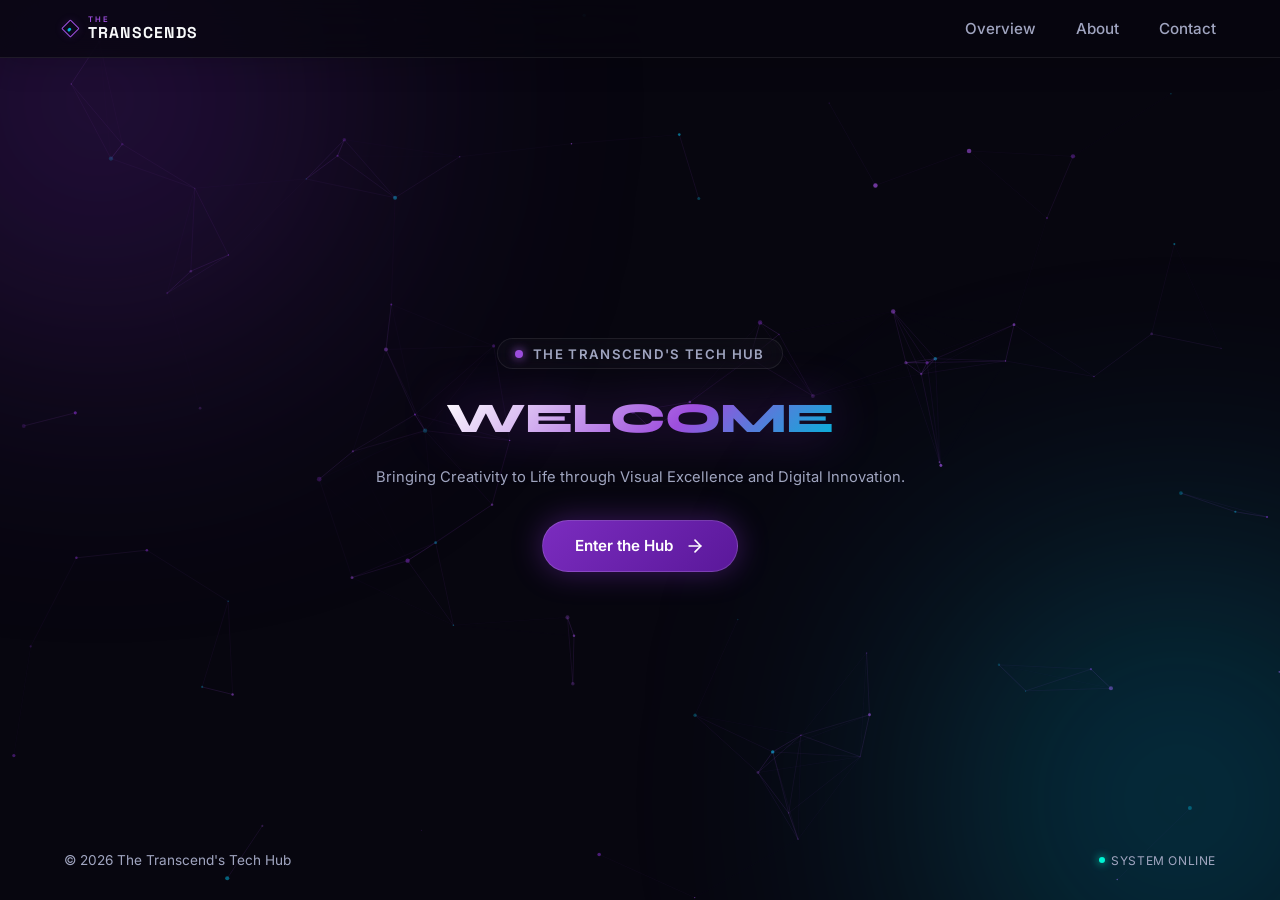
<file: index.html>
<!DOCTYPE html>
<html lang="en">
<head>
  <meta charset="UTF-8">
  <meta name="viewport" content="width=device-width, initial-scale=1.0">
  <title>The Transcends Tech Hub | Where creativity meets Technology</title>
  
  <!-- Google Fonts: Syne for futuristic display, Inter for clean body typography -->
  <link rel="preconnect" href="https://fonts.googleapis.com">
  <link rel="preconnect" href="https://fonts.gstatic.com" crossorigin>
  <link href="https://fonts.googleapis.com/css2?family=Inter:wght@300;400;500;600&family=Space+Grotesk:wght@500;600;700&family=Syne:wght@700;800&display=swap" rel="stylesheet">
  
  <!-- External CSS Link -->
  <link rel="stylesheet" href="general-styles.css">
  <link rel="stylesheet" href="index.css">
</head>
<body>

  <!-- Dynamic Particle Canvas Background -->
  <canvas id="bg-canvas"></canvas>

  <!-- Ambient Glow Orbs -->
  <div class="ambient-glow glow-top-left"></div>
  <div class="ambient-glow glow-bottom-right"></div>

  <!-- Main Grid Layout Container -->
  <div class="page-container">

    <!-- Header / Navigation -->
    <header class="main-header">
      <a href="#" class="brand-logo">
        <span class="logo-mark" aria-hidden="true">❖</span>
        <span class="logo-wordmark"><span class="logo-prefix">THE</span><span class="logo-text">TRANSCENDS</span></span>
      </a>

      <nav class="nav-links" id="nav-menu">
        <a href="#overview" class="nav-item">Overview</a>
        <a href="#about" class="nav-item">About</a>
        <a href="#contact" class="nav-item">Contact</a>
      </nav>

      <button class="hamburger-toggle" id="hamburger-btn" type="button" aria-label="Open navigation menu" aria-controls="nav-menu" aria-expanded="false">
        <span class="bar"></span>
        <span class="bar"></span>
        <span class="bar"></span>
      </button>
    </header>

    <!-- Hero / Welcome Experience -->
    <main class="hero-section">
      <div class="badge-container reveal">
        <span class="status-dot"></span>
        <span class="badge-text">  The Transcend's Tech Hub</span>
      </div>

      <h1 class="hero-title reveal reveal-delay-1">
       <span class="gradient-text">WELCOME</span><br>
       
      </h1>

      <p class="hero-description reveal reveal-delay-2">
       Bringing Creativity to Life through Visual Excellence and Digital Innovation.
      </p>

      <div class="cta-wrapper reveal reveal-delay-2">
        <a href="loader.html" class="btn-primary" id="enter-hub-btn">
          <span>Enter the Hub</span>
          <svg class="arrow-icon" viewBox="0 0 24 24" fill="none" stroke="currentColor" stroke-width="2" stroke-linecap="round" stroke-linejoin="round">
            <line x1="5" y1="12" x2="19" y2="12"></line>
            <polyline points="12 5 19 12 12 19"></polyline>
          </svg>
        </a>
      </div>
    </main>

    <!-- Footer Meta -->
    <footer class="main-footer">
      <div class="footer-left">
        <span>© 2026 The Transcend's Tech Hub</span>
      </div>
      <div class="footer-right">
        <span class="status-tag">System Online</span>
      </div>
    </footer>

  </div>

  <!-- External JavaScript Link -->
  <script src="general.js"></script>
  <script src="index.js"></script>
</body>
</html>
</file>
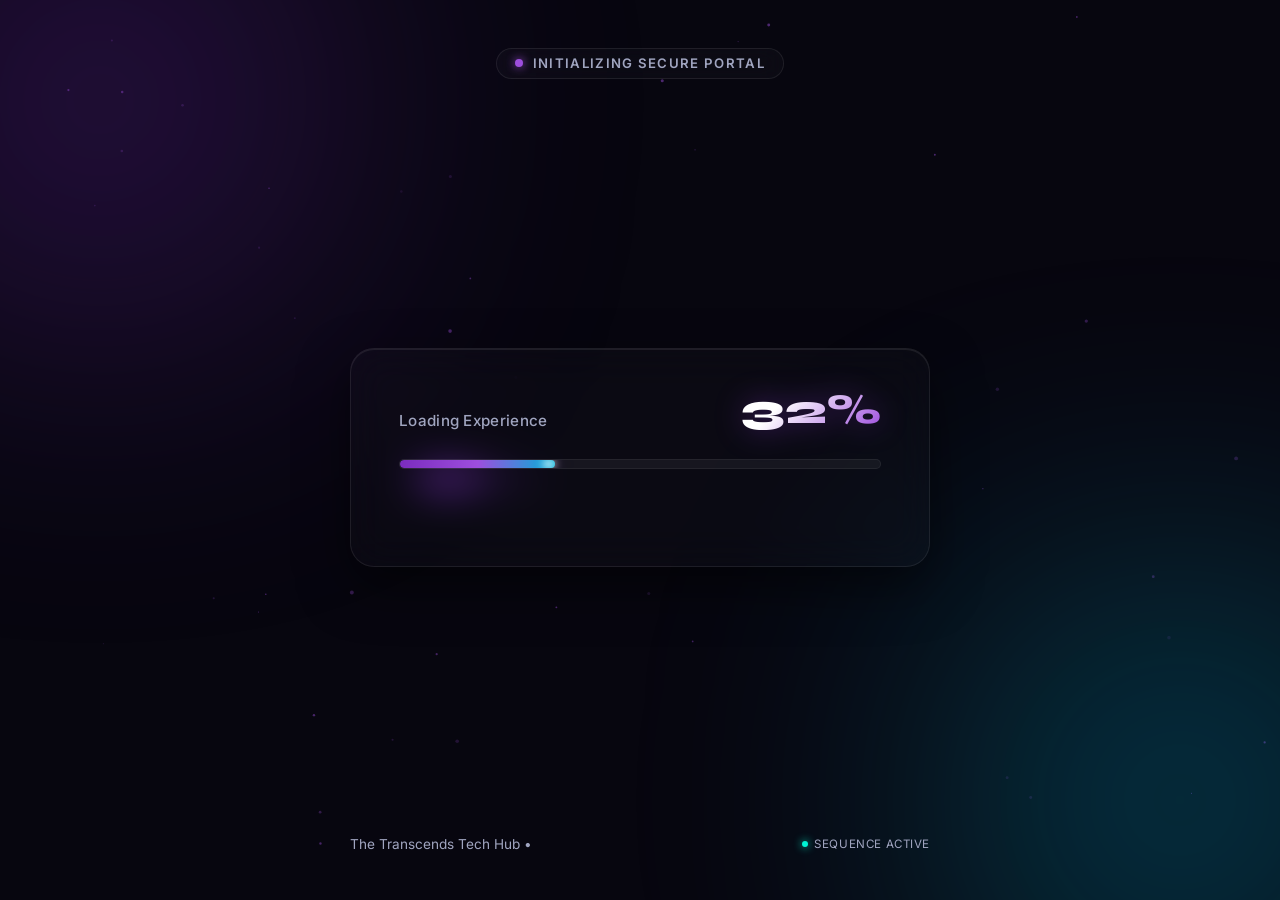
<file: loader.html>
<!DOCTYPE html>
<html lang="en">
<head>
  <meta charset="UTF-8">
  <meta name="viewport" content="width=device-width, initial-scale=1.0">
  <title>Entering The Transcends Tech Hub...</title>
  
  <!-- Google Fonts -->
  <link rel="preconnect" href="https://fonts.googleapis.com">
  <link rel="preconnect" href="https://fonts.gstatic.com" crossorigin>
  <link href="https://fonts.googleapis.com/css2?family=Inter:wght@300;400;500;600&family=Space+Grotesk:wght@500;600;700&family=Syne:wght@700;800&display=swap" rel="stylesheet">
  
  <!-- Shared Unified Stylesheet -->
  <link rel="stylesheet" href="general-styles.css">
  <link rel="stylesheet" href="loader.css">
</head>
<body>

  <!-- Dynamic Particle Canvas Background -->
  <canvas id="loader-canvas"></canvas>

  <!-- Ambient Glow Orbs -->
  <div class="ambient-glow glow-top-left"></div>
  <div class="ambient-glow glow-bottom-right"></div>

  <!-- Floating Creative Elements Container -->
  <div id="floating-elements-container"></div>

  <!-- Main Loading Stage -->
  <main class="loader-stage">
    
    <!-- Top Hub Branding Indicator -->
    <div class="loader-badge">
      <span class="status-dot"></span>
      <span class="badge-text">Initializing Secure Portal</span>
    </div>

    <!-- Center Loading Component -->
    <div class="loader-card">
      
      <!-- Percentage and Status Header -->
      <div class="loader-header-info">
        <span class="loader-label">Loading Experience</span>
        <span id="percentage-counter" class="percentage-display">0%</span>
      </div>

      <!-- Progress Track & Fill Bar -->
      <div class="progress-track">
        <div id="progress-fill" class="progress-fill">
          <div class="progress-glow-tip"></div>
        </div>
      </div>

      <!-- Rotating Creative Motto Section -->
      <div class="motto-container">
        <p id="motto-text" class="motto-text">Preparing Creativity...</p>
      </div>

    </div>

    <!-- Bottom System Status -->
    <footer class="loader-footer">
      <span>The Transcends Tech Hub •</span>
      <span class="system-status-indicator">Sequence Active</span>
    </footer>

  </main>

  <!-- Loader Script -->
  <script src="general.js"></script>
  <script src="loader.js"></script>
</body>
</html>
</file>
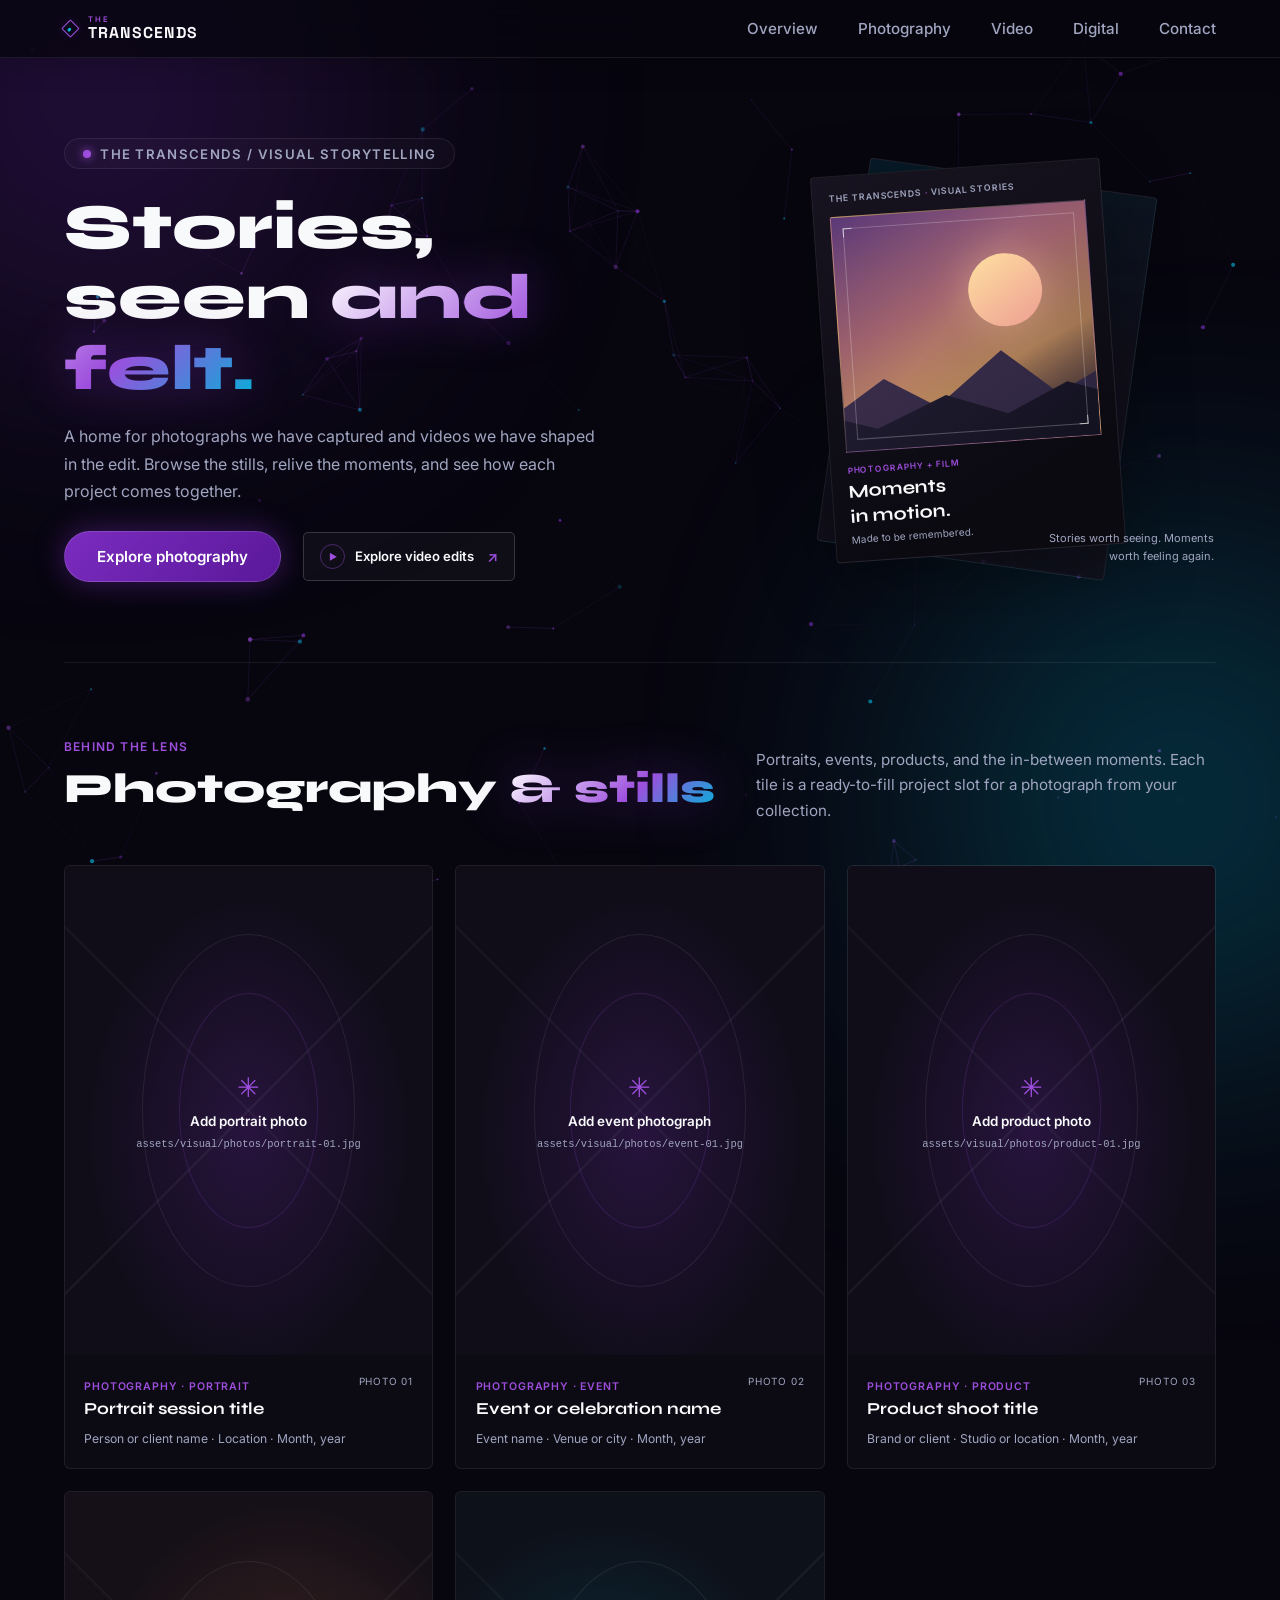
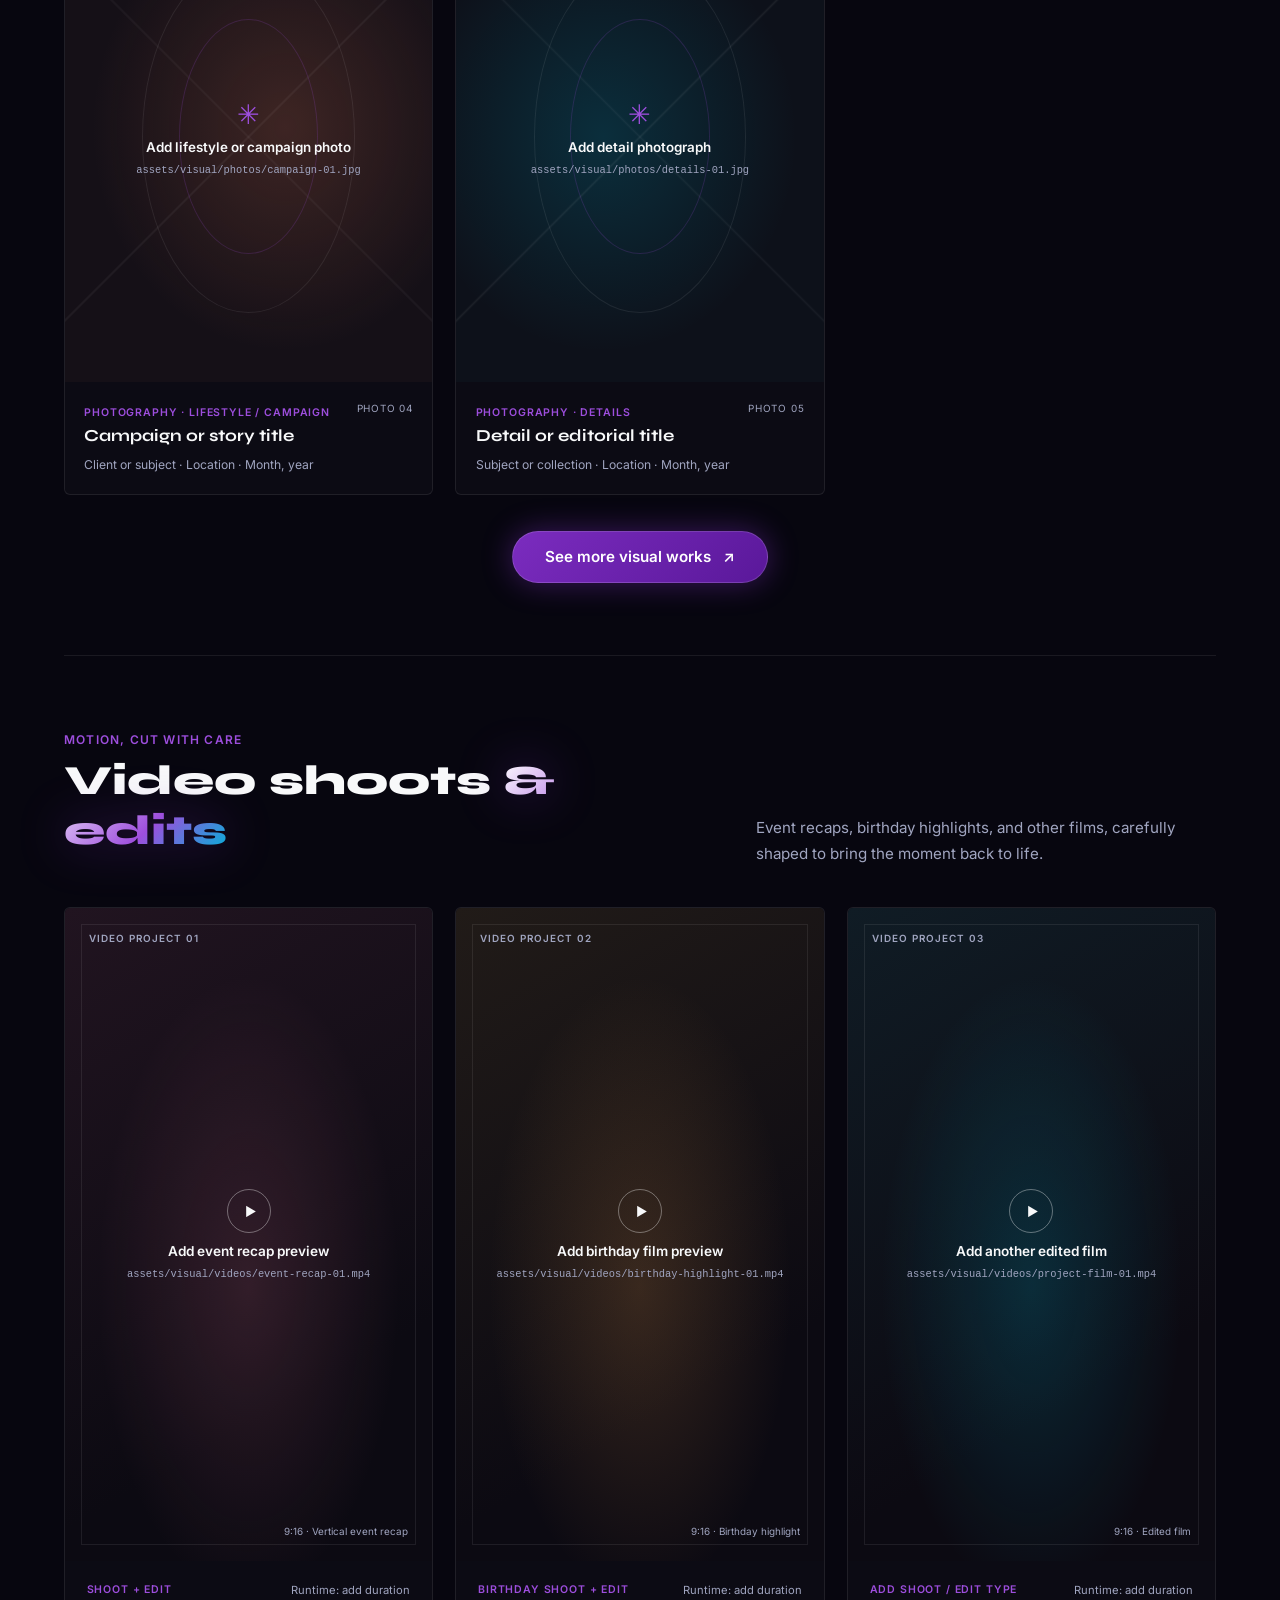
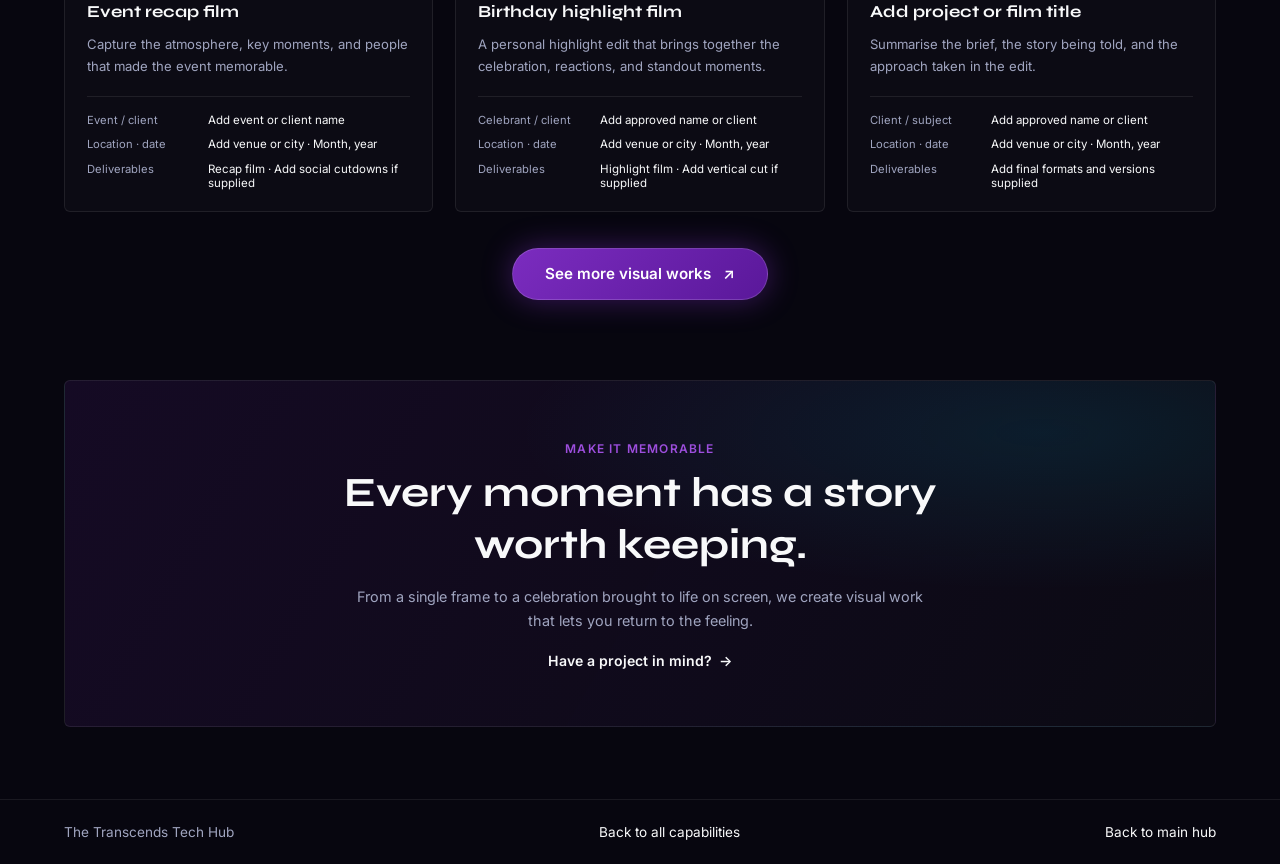
<file: visual-creations.html>
<!DOCTYPE html>
<html lang="en">
<head>
  <meta charset="UTF-8">
  <meta name="viewport" content="width=device-width, initial-scale=1.0">
  <meta name="description" content="Explore photography, event coverage, birthday video shoots, and edited films by The Transcends.">
  <title>Visual Creations | The Transcends Tech Hub</title>
  <link rel="preconnect" href="https://fonts.googleapis.com">
  <link rel="preconnect" href="https://fonts.gstatic.com" crossorigin>
  <link href="https://fonts.googleapis.com/css2?family=Inter:wght@300;400;500;600&family=Space+Grotesk:wght@500;600;700&family=Syne:wght@700;800&display=swap" rel="stylesheet">
  <link rel="stylesheet" href="general-styles.css">
  <link rel="stylesheet" href="visual-creations.css">
</head>
<body>
  <canvas id="bg-canvas" aria-hidden="true"></canvas>
  <div class="ambient-glow glow-top-left" aria-hidden="true"></div>
  <div class="ambient-glow glow-bottom-right" aria-hidden="true"></div>

  <div class="page-container hub-page-wrapper">
    <header class="main-header">
      <a href="mainhub.html#main-hub" class="brand-logo">
        <span class="logo-mark" aria-hidden="true">❖</span>
        <span class="logo-wordmark"><span class="logo-prefix">THE</span><span class="logo-text">TRANSCENDS</span></span>
      </a>
      <nav class="nav-links" id="nav-menu" aria-label="Main navigation">
        <a href="mainhub.html#main-hub" class="nav-item">Overview</a>
        <a href="#photography" class="nav-item">Photography</a>
        <a href="#video-editing" class="nav-item">Video</a>
        <a href="digital-creations.html" class="nav-item">Digital</a>
        <a href="mainhub.html#contact" class="nav-item">Contact</a>
      </nav>
      <button class="hamburger-toggle" id="hamburger-btn" type="button" aria-label="Open navigation menu" aria-controls="nav-menu" aria-expanded="false">
        <span class="bar"></span>
        <span class="bar"></span>
        <span class="bar"></span>
      </button>
    </header>

    <main class="category-page">
      <section class="category-hero visual-hero reveal" aria-labelledby="category-title">
        <div class="category-hero-layout">
          <div class="category-hero-copy">
            <div class="badge-container">
              <span class="status-dot"></span>
              <span class="badge-text">The Transcends / Visual storytelling</span>
            </div>
            <h1 class="category-hero-title" id="category-title">Stories, seen <span class="gradient-text">and felt.</span></h1>
            <p class="category-hero-description">A home for photographs we have captured and videos we have shaped in the edit. Browse the stills, relive the moments, and see how each project comes together.</p>
            <div class="visual-hero-actions">
              <a class="btn-primary category-hero-cta" href="#photography">Explore photography</a>
              <a class="visual-secondary-cta" href="#video-editing">
                <span class="visual-secondary-icon" aria-hidden="true">▶</span>
                <span>Explore video edits</span>
                <span class="visual-secondary-arrow" aria-hidden="true">↗</span>
              </a>
            </div>
          </div>
          <figure class="visual-hero-art" aria-label="Visual storytelling artwork representing photography and film">
            <div class="visual-hero-frame visual-hero-frame-back" aria-hidden="true"></div>
            <div class="visual-hero-frame visual-hero-frame-front">
              <span class="visual-art-index">THE TRANSCENDS <span>·</span> VISUAL STORIES</span>
              <div class="visual-art-scene" aria-hidden="true">
                <span class="visual-art-sun"></span>
                <span class="visual-art-horizon visual-art-horizon-back"></span>
                <span class="visual-art-horizon visual-art-horizon-front"></span>
                <span class="visual-art-frame-mark"></span>
              </div>
              <div class="visual-art-caption">
                <span>Photography <span aria-hidden="true">+</span> Film</span>
                <strong>Moments<br>in motion.</strong>
                <small>Made to be remembered.</small>
              </div>
            </div>
            <figcaption class="visual-hero-note">Stories worth seeing. Moments worth feeling again.</figcaption>
          </figure>
        </div>
      </section>

      <section class="visual-work-section photo-section" id="photography" aria-labelledby="photography-title">
        <header class="visual-section-heading reveal">
          <div>
            <span class="section-eyebrow">Behind the lens</span>
            <h2 class="section-title" id="photography-title">Photography <span class="gradient-text">&amp; stills</span></h2>
          </div>
          <p class="section-intro">Portraits, events, products, and the in-between moments. Each tile is a ready-to-fill project slot for a photograph from your collection.</p>
        </header>

        <div class="photo-grid">
          <article class="photo-card photo-card-tall reveal">
            <div class="photo-placeholder photo-placeholder-portrait" role="img" aria-label="Photo placeholder: add a portrait photograph">
              <span class="photo-placeholder-icon" aria-hidden="true">✳</span>
              <span class="photo-placeholder-label">Add portrait photo</span>
              <span class="photo-placeholder-path">assets/visual/photos/portrait-01.jpg</span>
            </div>
            <div class="photo-card-caption">
              <div><span class="visual-project-type">Photography · Portrait</span><h3>Portrait session title</h3></div>
              <span class="visual-project-number">PHOTO 01</span>
              <p>Person or client name · Location · Month, year</p>
            </div>
          </article>

          <article class="photo-card photo-card-wide reveal reveal-delay-1">
            <div class="photo-placeholder photo-placeholder-landscape" role="img" aria-label="Photo placeholder: add an event photograph">
              <span class="photo-placeholder-icon" aria-hidden="true">✳</span>
              <span class="photo-placeholder-label">Add event photograph</span>
              <span class="photo-placeholder-path">assets/visual/photos/event-01.jpg</span>
            </div>
            <div class="photo-card-caption">
              <div><span class="visual-project-type">Photography · Event</span><h3>Event or celebration name</h3></div>
              <span class="visual-project-number">PHOTO 02</span>
              <p>Event name · Venue or city · Month, year</p>
            </div>
          </article>

          <article class="photo-card reveal">
            <div class="photo-placeholder photo-placeholder-square" role="img" aria-label="Photo placeholder: add a product photograph">
              <span class="photo-placeholder-icon" aria-hidden="true">✳</span>
              <span class="photo-placeholder-label">Add product photo</span>
              <span class="photo-placeholder-path">assets/visual/photos/product-01.jpg</span>
            </div>
            <div class="photo-card-caption">
              <div><span class="visual-project-type">Photography · Product</span><h3>Product shoot title</h3></div>
              <span class="visual-project-number">PHOTO 03</span>
              <p>Brand or client · Studio or location · Month, year</p>
            </div>
          </article>

          <article class="photo-card photo-card-wide reveal">
            <div class="photo-placeholder photo-placeholder-landscape photo-placeholder-warm" role="img" aria-label="Photo placeholder: add a lifestyle or campaign photograph">
              <span class="photo-placeholder-icon" aria-hidden="true">✳</span>
              <span class="photo-placeholder-label">Add lifestyle or campaign photo</span>
              <span class="photo-placeholder-path">assets/visual/photos/campaign-01.jpg</span>
            </div>
            <div class="photo-card-caption">
              <div><span class="visual-project-type">Photography · Lifestyle / campaign</span><h3>Campaign or story title</h3></div>
              <span class="visual-project-number">PHOTO 04</span>
              <p>Client or subject · Location · Month, year</p>
            </div>
          </article>

          <article class="photo-card reveal reveal-delay-1">
            <div class="photo-placeholder photo-placeholder-square photo-placeholder-blue" role="img" aria-label="Photo placeholder: add a detail photograph">
              <span class="photo-placeholder-icon" aria-hidden="true">✳</span>
              <span class="photo-placeholder-label">Add detail photograph</span>
              <span class="photo-placeholder-path">assets/visual/photos/details-01.jpg</span>
            </div>
            <div class="photo-card-caption">
              <div><span class="visual-project-type">Photography · Details</span><h3>Detail or editorial title</h3></div>
              <span class="visual-project-number">PHOTO 05</span>
              <p>Subject or collection · Location · Month, year</p>
            </div>
          </article>
        </div>
        <div class="visual-section-action">
          <a class="btn-primary visual-more-link" href="https://t.me/yourchannel" target="_blank" rel="noopener noreferrer">
            <span>See more visual works</span>
            <span aria-hidden="true">↗</span>
          </a>
        </div>
      </section>

      <section class="visual-work-section video-section" id="video-editing" aria-labelledby="video-title">
        <header class="visual-section-heading reveal">
          <div>
            <span class="section-eyebrow">Motion, cut with care</span>
            <h2 class="section-title" id="video-title">Video shoots <span class="gradient-text">&amp; edits</span></h2>
          </div>
          <p class="section-intro">Event recaps, birthday highlights, and other films, carefully shaped to bring the moment back to life.</p>
        </header>

        <div class="video-grid">
          <article class="video-project-card reveal">
            <div class="video-placeholder video-placeholder-event" role="img" aria-label="Video preview placeholder for an event recap film">
              <span class="video-placeholder-kicker">VIDEO PROJECT 01</span>
              <span class="video-play-mark" aria-hidden="true">▶</span>
              <span class="video-placeholder-label">Add event recap preview</span>
              <span class="video-placeholder-path">assets/visual/videos/event-recap-01.mp4</span>
              <span class="video-format-tag">9:16 · Vertical event recap</span>
            </div>
            <div class="video-project-info">
              <div class="video-title-row"><span class="visual-project-type">Shoot + edit</span><span class="video-duration">Runtime: add duration</span></div>
              <h3>Event recap film</h3>
              <p>Capture the atmosphere, key moments, and people that made the event memorable.</p>
              <dl class="video-project-details">
                <div><dt>Event / client</dt><dd>Add event or client name</dd></div>
                <div><dt>Location · date</dt><dd>Add venue or city · Month, year</dd></div>
                <div><dt>Deliverables</dt><dd>Recap film · Add social cutdowns if supplied</dd></div>
              </dl>
            </div>
          </article>

          <article class="video-project-card reveal reveal-delay-1">
            <div class="video-placeholder video-placeholder-birthday" role="img" aria-label="Video preview placeholder for a birthday shoot and highlight edit">
              <span class="video-placeholder-kicker">VIDEO PROJECT 02</span>
              <span class="video-play-mark" aria-hidden="true">▶</span>
              <span class="video-placeholder-label">Add birthday film preview</span>
              <span class="video-placeholder-path">assets/visual/videos/birthday-highlight-01.mp4</span>
              <span class="video-format-tag">9:16 · Birthday highlight</span>
            </div>
            <div class="video-project-info">
              <div class="video-title-row"><span class="visual-project-type">Birthday shoot + edit</span><span class="video-duration">Runtime: add duration</span></div>
              <h3>Birthday highlight film</h3>
              <p>A personal highlight edit that brings together the celebration, reactions, and standout moments.</p>
              <dl class="video-project-details">
                <div><dt>Celebrant / client</dt><dd>Add approved name or client</dd></div>
                <div><dt>Location · date</dt><dd>Add venue or city · Month, year</dd></div>
                <div><dt>Deliverables</dt><dd>Highlight film · Add vertical cut if supplied</dd></div>
              </dl>
            </div>
          </article>

          <article class="video-project-card reveal">
            <div class="video-placeholder video-placeholder-film" role="img" aria-label="Video preview placeholder for an additional video edit">
              <span class="video-placeholder-kicker">VIDEO PROJECT 03</span>
              <span class="video-play-mark" aria-hidden="true">▶</span>
              <span class="video-placeholder-label">Add another edited film</span>
              <span class="video-placeholder-path">assets/visual/videos/project-film-01.mp4</span>
              <span class="video-format-tag">9:16 · Edited film</span>
            </div>
            <div class="video-project-info">
              <div class="video-title-row"><span class="visual-project-type">Add shoot / edit type</span><span class="video-duration">Runtime: add duration</span></div>
              <h3>Add project or film title</h3>
              <p>Summarise the brief, the story being told, and the approach taken in the edit.</p>
              <dl class="video-project-details">
                <div><dt>Client / subject</dt><dd>Add approved name or client</dd></div>
                <div><dt>Location · date</dt><dd>Add venue or city · Month, year</dd></div>
                <div><dt>Deliverables</dt><dd>Add final formats and versions supplied</dd></div>
              </dl>
            </div>
          </article>
        </div>
        <div class="visual-section-action">
          <a class="btn-primary visual-more-link" href="https://t.me/yourchannel" target="_blank" rel="noopener noreferrer">
            <span>See more visual works</span>
            <span aria-hidden="true">↗</span>
          </a>
        </div>
      </section>

      <section class="visual-closing reveal" aria-labelledby="visual-closing-title">
        <span class="section-eyebrow">Make it memorable</span>
        <h2 id="visual-closing-title">Every moment has a story worth keeping.</h2>
        <p>From a single frame to a celebration brought to life on screen, we create visual work that lets you return to the feeling.</p>
        <a class="visual-text-link" href="mainhub.html#contact">Have a project in mind? <span aria-hidden="true">→</span></a>
      </section>
    </main>

    <footer class="category-footer">
      <span>The Transcends Tech Hub</span>
      <a href="mainhub.html#capabilities">Back to all capabilities</a>
      <a href="mainhub.html#main-hub">Back to main hub</a>
    </footer>
  </div>

  <script src="general.js"></script>
  <script src="visual-creations.js"></script>
</body>
</html>
</file>
<file: general-styles.css>
/* ==========================================================================
   THE TRANSCENDS TECH HUB — SHARED DESIGN SYSTEM
   ========================================================================== */

:root {
  --bg-dark: #07060f;
  --bg-card: rgba(255, 255, 255, 0.025);
  
  --purple-primary: #7b2cbf;
  --purple-light: #9d4edd;
  --purple-glow: rgba(123, 44, 191, 0.45);
  
  --blue-accent: #00b4d8;
  --blue-glow: rgba(0, 180, 216, 0.35);
  
  --text-primary: #f8f9fa;
  --text-muted: #a0a5c0;
  
  --border-subtle: rgba(255, 255, 255, 0.08);
  --border-active: rgba(157, 78, 221, 0.4);

  --font-heading: 'Syne', sans-serif;
  --font-body: 'Inter', sans-serif;
  --font-brand: 'Space Grotesk', sans-serif;

  --transition-smooth: all 0.4s cubic-bezier(0.16, 1, 0.3, 1);
}

*, *::before, *::after {
  box-sizing: border-box;
  margin: 0;
  padding: 0;
}

html, body {
  width: 100%;
  height: 100%;
  background-color: var(--bg-dark);
  color: var(--text-primary);
  font-family: var(--font-body);

  -webkit-font-smoothing: antialiased;
}

html {
  scroll-behavior: smooth;
  scroll-padding-top: 5.5rem;
}

/* --- Particle Canvas --- */
#bg-canvas {
  position: fixed;
  top: 0;
  left: 0;
  width: 100%;
  height: 100%;
  z-index: 1;
  pointer-events: none;
}

/* --- Ambient Light Orbs --- */
.ambient-glow {
  position: fixed;
  width: 600px;
  height: 600px;
  border-radius: 50%;
  filter: blur(140px);
  z-index: 2;
  pointer-events: none;
  opacity: 0.6;
}

.glow-top-left {
  top: -200px;
  left: -200px;
  background: radial-gradient(circle, var(--purple-primary), transparent 70%);
}

.glow-bottom-right {
  bottom: -200px;
  right: -200px;
  background: radial-gradient(circle, var(--blue-accent), transparent 70%);
}

/* --- Layout Container --- */
.page-container {
  position: relative;
  z-index: 10;
  display: flex;
  flex-direction: column;
  justify-content: space-between;
  min-height: 100vh;
  padding: 2rem 4rem;
}

/* --- Header / Navigation --- */
.main-header {
  position: sticky;
  top: 0;
  z-index: 30;
  display: flex;
  justify-content: space-between;
  align-items: center;
  width: calc(100% + 8rem);
  margin: -2rem -4rem 0;
  padding: 1rem 4rem;
  border-bottom: 1px solid var(--border-subtle);
  background: rgba(7, 6, 15, 0.76);
  -webkit-backdrop-filter: blur(18px);
  backdrop-filter: blur(18px);
  box-shadow: 0 8px 28px rgba(0, 0, 0, 0.16);
  opacity: 0;
  transform: translateY(-20px);
  animation: fadeInDown 1s cubic-bezier(0.16, 1, 0.3, 1) forwards 0.2s;
}

.brand-logo {
  display: flex;
  align-items: center;
  gap: 0.7rem;
  text-decoration: none;
  color: var(--text-primary);
  transition: color 220ms ease;
}

.logo-wordmark {
  display: grid;
  gap: 0.12rem;
  line-height: 1;
}

.logo-prefix {
  color: var(--purple-light);
  font-family: var(--font-body);
  font-size: 0.48rem;
  font-weight: 600;
  letter-spacing: 0.24em;
}

.logo-text {
  color: var(--text-primary);
  font-family: var(--font-brand);
  font-size: 0.98rem;
  font-weight: 700;
  letter-spacing: 0.065em;
  text-transform: uppercase;
}

.brand-logo:hover,
.brand-logo:focus-visible {
  color: #ffffff;
}

.logo-mark {
  position: relative;
  display: inline-grid;
  width: 0.8rem;
  height: 0.8rem;
  flex: 0 0 0.8rem;
  place-items: center;
  border: 1px solid var(--purple-light);
  border-radius: 1px;
  color: transparent;
  font-size: 0;
  transform: rotate(45deg);
  box-shadow: 0 0 10px rgba(157, 78, 221, 0.16);
}

.logo-mark::after {
  width: 0.22rem;
  height: 0.22rem;
  border-radius: 50%;
  background: var(--blue-accent);
  box-shadow: 0 0 7px var(--blue-glow);
  content: '';
}

.nav-links {
  display: flex;
  gap: 2.5rem;
}

.hamburger-toggle {
  display: none;
  position: relative;
  width: 44px;
  height: 44px;
  padding: 0;
  border: 1px solid var(--border-subtle);
  border-radius: 10px;
  background: var(--bg-card);
  color: var(--text-primary);
  cursor: pointer;
}

.hamburger-toggle .bar {
  position: absolute;
  left: 10px;
  width: 22px;
  height: 2px;
  border-radius: 2px;
  background: currentColor;
  transition: transform 300ms ease-in-out, opacity 200ms ease-in-out;
}

.hamburger-toggle .bar:nth-child(1) {
  transform: translateY(-7px);
}

.hamburger-toggle .bar:nth-child(3) {
  transform: translateY(7px);
}

.hamburger-toggle[aria-expanded="true"] .bar:nth-child(1) {
  transform: rotate(45deg);
}

.hamburger-toggle[aria-expanded="true"] .bar:nth-child(2) {
  opacity: 0;
}

.hamburger-toggle[aria-expanded="true"] .bar:nth-child(3) {
  transform: rotate(-45deg);
}

.nav-item {
  color: var(--text-muted);
  text-decoration: none;
  font-size: 0.95rem;
  font-weight: 500;
  transition: var(--transition-smooth);
  position: relative;
}

.nav-item::after {
  content: '';
  position: absolute;
  bottom: -6px;
  left: 0;
  width: 0%;
  height: 2px;
  background: linear-gradient(90deg, var(--purple-light), var(--blue-accent));
  border-radius: 2px;
  transition: var(--transition-smooth);
}

.nav-item:hover {
  color: var(--text-primary);
}

.nav-item:hover::after {
  width: 100%;
}

/* Badge Indicator */
.badge-container {
  display: inline-flex;
  align-items: center;
  gap: 0.6rem;
  padding: 0.4rem 1.1rem;
  border-radius: 100px;
  background: var(--bg-card);
  border: 1px solid var(--border-subtle);
  backdrop-filter: blur(12px);
  margin-bottom: 1.5rem;
}

.status-dot {
  width: 8px;
  height: 8px;
  border-radius: 50%;
  background-color: var(--purple-light);
  box-shadow: 0 0 10px var(--purple-light);
  animation: pulseDot 2s infinite;
}

.badge-text {
  font-size: 0.825rem;
  text-transform: uppercase;
  letter-spacing: 0.1em;
  color: var(--text-muted);
  font-weight: 600;
}

.gradient-text {
  background: linear-gradient(135deg, #ffffff 0%, var(--purple-light) 60%, var(--blue-accent) 100%);
  -webkit-background-clip: text;
  background-clip: text;
  -webkit-text-fill-color: transparent;
  filter: drop-shadow(0 0 25px var(--purple-glow));
}

.btn-primary {
  display: inline-flex;
  align-items: center;
  gap: 0.8rem;
  padding: 0.95rem 2rem;
  font-size: 0.95rem;
  font-weight: 600;
  color: #ffffff;
  text-decoration: none;
  border-radius: 100px;
  background: linear-gradient(135deg, var(--purple-primary), #5a189a);
  border: 1px solid rgba(255, 255, 255, 0.15);
  box-shadow: 0 0 30px var(--purple-glow);
  transition: var(--transition-smooth);
  cursor: pointer;
}

.btn-primary:hover {
  transform: translateY(-3px) scale(1.02);
  box-shadow: 0 0 45px rgba(157, 78, 221, 0.75), 0 0 20px var(--blue-glow);
  border-color: rgba(255, 255, 255, 0.3);
}

.arrow-icon {
  width: 20px;
  height: 20px;
  transition: var(--transition-smooth);
}

.btn-primary:hover .arrow-icon {
  transform: translateX(5px);
}

/* --- Footer --- */
.main-footer {
  display: flex;
  justify-content: space-between;
  align-items: center;
  font-size: 0.85rem;
  color: var(--text-muted);
  opacity: 0;
  animation: fadeIn 1.2s ease forwards 0.8s;
}

.status-tag {
  display: flex;
  align-items: center;
  gap: 0.4rem;
  letter-spacing: 0.05em;
  text-transform: uppercase;
  font-size: 0.75rem;
}

.status-tag::before {
  content: '';
  width: 6px;
  height: 6px;
  background-color: #00f5d4;
  border-radius: 50%;
  box-shadow: 0 0 8px #00f5d4;
}

/* --- Reusable Content Reveals & Card Interactions --- */
.reveal {
  opacity: 0;
  transform: translateY(18px);
  transition: opacity 650ms ease-in-out, transform 650ms ease-in-out;
}

.reveal.is-visible {
  opacity: 1;
  transform: translateY(0);
}

.reveal-delay-1 {
  transition-delay: 100ms;
}

.reveal-delay-2 {
  transition-delay: 200ms;
}

.tilt-card {
  transform-style: preserve-3d;
  transition: transform 450ms ease-in-out, border-color 450ms ease-in-out, box-shadow 450ms ease-in-out;
}

@media (hover: hover) {
  .tilt-card:hover {
    transform: perspective(1200px) rotateX(3deg) rotateY(-4deg) translateY(-8px) scale(1.01);
  }

  .pathway-card:hover .card-icon-wrapper {
    transform: translateY(-3px) rotate(-4deg) translateZ(30px);
  }

  .project-card:hover .project-placeholder-visual,
  .project-card:hover .project-placeholder-digital {
    transform: scale(1.04) translateZ(18px);
  }
}

.card-icon-wrapper,
.project-placeholder-visual,
.project-placeholder-digital {
  transition: transform 450ms ease-in-out;
}

/* --- Animations --- */
@keyframes fadeInDown {
  to { opacity: 1; transform: translateY(0); }
}

@keyframes fadeInUp {
  to { opacity: 1; transform: translateY(0); }
}

@keyframes fadeIn {
  to { opacity: 1; }
}

@keyframes pulseDot {
  0%, 100% { opacity: 1; transform: scale(1); }
  50% { opacity: 0.4; transform: scale(0.85); }
}

@media (max-width: 768px) {
  .page-container {
    padding: 1.5rem 1.5rem;
  }

  .main-header {
    width: calc(100% + 3rem);
    margin: -1.5rem -1.5rem 0;
    padding: 0.75rem 1.5rem;
  }

  .hamburger-toggle {
    display: inline-flex;
    flex: 0 0 44px;
    align-items: center;
    justify-content: center;
    z-index: 2;
  }

  .nav-links {
    position: absolute;
    top: calc(100% + 0.75rem);
    right: 0;
    left: 0;
    display: flex;
    flex-direction: column;
    gap: 0.25rem;
    padding: 0.6rem;
    border: 1px solid var(--border-subtle);
    border-radius: 12px;
    background: rgba(12, 10, 22, 0.96);
    box-shadow: 0 16px 40px rgba(0, 0, 0, 0.35);
    opacity: 0;
    visibility: hidden;
    pointer-events: none;
    transform: translateY(-8px);
    transition: opacity 250ms ease-in-out, transform 250ms ease-in-out, visibility 250ms;
  }

  .nav-links.is-open {
    opacity: 1;
    visibility: visible;
    pointer-events: auto;
    transform: translateY(0);
  }

  .nav-item {
    padding: 0.85rem 0.9rem;
    border-radius: 8px;
  }

  .nav-item:hover,
  .nav-item:focus-visible {
    background: var(--bg-card);
  }

  .nav-item::after {
    display: none;
  }

  .btn-primary {
    padding: 0.9rem 2rem;
    font-size: 0.95rem;
  }
}

@media (prefers-reduced-motion: reduce) {
  html {
    scroll-behavior: auto;
  }

  .reveal {
    opacity: 1;
    transform: none;
    transition: none;
  }

  .tilt-card,
  .card-icon-wrapper,
  .project-placeholder-visual,
  .project-placeholder-digital {
    transition: none;
  }

  .nav-links,
  .hamburger-toggle .bar {
    transition: none;
  }
}

/* Shared portfolio cards and category-page foundations */
.section-eyebrow {
  color: var(--purple-light);
  font-size: 0.75rem;
  font-weight: 600;
  text-transform: uppercase;
  letter-spacing: 0.1em;
}

.section-title {
  max-width: 760px;
  margin: 0.9rem 0 1rem;
  font-family: var(--font-heading);
  font-size: clamp(1.8rem, 2.8vw, 2.4rem);
  font-weight: 800;
  line-height: 1.2;
}

.section-intro {
  max-width: 620px;
  color: var(--text-muted);
  font-size: 0.95rem;
  line-height: 1.7;
}

.section-heading {
  max-width: 720px;
  margin-bottom: 3.5rem;
}

.projects-grid {
  display: grid;
  grid-template-columns: repeat(auto-fit, minmax(300px, 1fr));
  gap: 2.75rem;
  width: 100%;
}

.project-card {
  display: flex;
  flex-direction: column;
  overflow: hidden;
  border: 1px solid var(--border-subtle);
  border-radius: 18px;
  background-color: #14111d;
  transition: var(--transition-smooth);
}

.project-card:hover {
  transform: translateY(-6px);
  border-color: var(--border-active);
  box-shadow: 0 15px 35px rgba(123, 44, 191, 0.15);
}

.project-image-wrapper {
  position: relative;
  width: 100%;
  height: 220px;
  overflow: hidden;
  background: #0d0b16;
}

.project-placeholder-visual,
.project-placeholder-digital {
  display: flex;
  width: 100%;
  height: 100%;
  align-items: center;
  justify-content: center;
  border-bottom: 1px solid var(--border-subtle);
  background: linear-gradient(135deg, rgba(123, 44, 191, 0.05), rgba(0, 180, 216, 0.05));
  color: var(--text-muted);
  font-size: 0.85rem;
  font-weight: 500;
  letter-spacing: 0.05em;
}

.project-category-tag {
  position: absolute;
  top: 12px;
  right: 12px;
  padding: 0.3rem 0.8rem;
  border: 1px solid var(--border-subtle);
  border-radius: 100px;
  background: rgba(7, 6, 15, 0.8);
  backdrop-filter: blur(8px);
  color: var(--purple-light);
  font-size: 0.725rem;
  font-weight: 600;
  text-transform: uppercase;
  letter-spacing: 0.08em;
}

.project-info {
  display: flex;
  flex: 1;
  flex-direction: column;
  justify-content: space-between;
  padding: 1.7rem;
}

.project-info h3 {
  margin-bottom: 0.75rem;
  color: var(--text-primary);
  font-family: var(--font-heading);
  font-size: 1.2rem;
  font-weight: 700;
}

.project-info p {
  margin-bottom: 1.5rem;
  color: var(--text-muted);
  font-size: 0.875rem;
  line-height: 1.65;
}

.project-footer {
  display: flex;
  align-items: center;
  justify-content: space-between;
  padding-top: 1rem;
  border-top: 1px solid var(--border-subtle);
  font-size: 0.85rem;
}

.project-date,
.project-link-text {
  color: var(--text-muted);
}

.project-link-text {
  font-weight: 500;
}

.project-card.hide {
  display: none;
}

.category-page {
  width: 100%;
  max-width: 1200px;
  margin: 0 auto;
  flex: 1;
}

.category-hero {
  padding: 4.5rem 0 4rem;
}

.category-hero-layout {
  display: grid;
  grid-template-columns: minmax(0, 1fr) minmax(0, 0.9fr);
  align-items: center;
  gap: 4rem;
}

.category-hero-copy {
  max-width: 560px;
}

.category-hero-title {
  margin: 0 0 1.2rem;
  font-family: var(--font-heading);
  font-size: 3.5rem;
  font-weight: 800;
  line-height: 1.1;
}

.category-hero-description {
  max-width: 540px;
  color: var(--text-muted);
  font-size: 1rem;
  line-height: 1.7;
}

.category-hero-cta {
  margin-top: 1.6rem;
}

.category-hero-media {
  width: 100%;
  height: 400px;
  overflow: hidden;
  border: 1px solid var(--border-subtle);
  border-radius: 8px;
  background: var(--bg-card);
}

.category-hero-media img {
  display: block;
  width: 100%;
  height: 100%;
  object-fit: cover;
}

.category-work {
  padding: 2.5rem 0 5rem;
  border-top: 1px solid var(--border-subtle);
}

.category-work .section-title {
  margin-top: 0.75rem;
}

.category-footer {
  display: flex;
  align-items: center;
  justify-content: space-between;
  gap: 1rem;
  margin: 0 -4rem -2rem;
  padding: 1.5rem 4rem;
  border-top: 1px solid var(--border-subtle);
  color: var(--text-muted);
  font-size: 0.85rem;
}

.category-footer a {
  color: var(--text-primary);
  text-decoration: none;
}

.category-footer a:hover,
.category-footer a:focus-visible {
  color: var(--purple-light);
}

@media (max-width: 768px) {
  .section-heading {
    margin-bottom: 2.5rem;
  }

  .projects-grid {
    grid-template-columns: minmax(0, 1fr);
  }

  .category-hero {
    padding: 3rem 0;
  }

  .category-hero-layout {
    grid-template-columns: minmax(0, 1fr);
    gap: 2rem;
  }

  .category-hero-title {
    font-size: 2.7rem;
  }

  .category-hero-media {
    height: 300px;
  }
}

@media (max-width: 480px) {
  .category-footer {
    flex-direction: column;
    align-items: flex-start;
    margin-right: -1.5rem;
    margin-left: -1.5rem;
    padding: 1.5rem;
  }
}
</file>
<file: index.css>
/* THE TRANSCENDS TECH HUB — WELCOME PAGE */

.hero-section {
  display: flex;
  flex: 1;
  flex-direction: column;
  align-items: center;
  justify-content: center;
  max-width: 900px;
  margin: 0 auto;
  text-align: center;
  opacity: 0;
  transform: translateY(30px);
  animation: fadeInUp 1.2s cubic-bezier(0.16, 1, 0.3, 1) forwards 0.4s;
}

.hero-title {
  max-width: 850px;
  margin-bottom: 1.25rem;
  font-family: var(--font-heading);
  font-size: clamp(1.9rem, 3.3vw, 3rem);
  font-weight: 800;
  line-height: 1.25;
  letter-spacing: -0.02em;
}

.hero-description {
  max-width: 600px;
  margin-bottom: 2rem;
  color: var(--text-muted);
  font-size: clamp(0.92rem, 1.05vw, 1.05rem);
  font-weight: 400;
  line-height: 1.5;
}

.cta-wrapper {
  position: relative;
}
</file>
<file: loader.css>
/* ==========================================================================
   THE TRANSCENDS TECH HUB — LOADER DESIGN SYSTEM
   ========================================================================== */

body {
  overflow: hidden;
}

/* --- Particle Canvas --- */
#loader-canvas {
  position: fixed;
  top: 0;
  left: 0;
  width: 100%;
  height: 100%;
  z-index: 1;
  pointer-events: none;
}

/* --- Floating Elements Environment --- */
#floating-elements-container {
  position: fixed;
  top: 0;
  left: 0;
  width: 100%;
  height: 100%;
  z-index: 3;
  pointer-events: none;
  overflow: hidden;
}

.floating-creative-item {
  position: absolute;
  font-family: monospace;
  font-size: 0.85rem;
  color: var(--purple-light);
  background: rgba(123, 44, 191, 0.1);
  border: 1px solid rgba(157, 78, 221, 0.3);
  padding: 0.3rem 0.6rem;
  border-radius: 6px;
  backdrop-filter: blur(6px);
  opacity: 0;
  transform: scale(0.5);
  transition: transform 1.2s cubic-bezier(0.16, 1, 0.3, 1), opacity 0.8s ease;
}

/* --- Loader Stage Layout --- */
.loader-stage {
  position: relative;
  z-index: 10;
  display: flex;
  flex-direction: column;
  justify-content: space-between;
  align-items: center;
  min-height: 100vh;
  padding: 3rem 2rem;
}

/* --- Top Badge --- */
.loader-badge {
  display: inline-flex;
  align-items: center;
  gap: 0.6rem;
  padding: 0.4rem 1.1rem;
  border-radius: 100px;
  background: var(--bg-card);
  border: 1px solid var(--border-subtle);
  backdrop-filter: blur(12px);
  opacity: 0;
  animation: fadeInDown 1s cubic-bezier(0.16, 1, 0.3, 1) forwards 0.2s;
}

/* --- Center Card Container --- */
.loader-card {
  width: 100%;
  max-width: 580px;
  background: rgba(255, 255, 255, 0.02);
  border: 1px solid var(--border-subtle);
  backdrop-filter: blur(20px);
  border-radius: 24px;
  padding: 2.5rem 3rem;
  box-shadow: 0 20px 50px rgba(0, 0, 0, 0.5), inset 0 1px 0 rgba(255, 255, 255, 0.08);
  opacity: 0;
  transform: translateY(25px);
  animation: fadeInUp 1.2s cubic-bezier(0.16, 1, 0.3, 1) forwards 0.4s;
  display: flex;
  flex-direction: column;
  gap: 1.8rem;
}

.loader-header-info {
  display: flex;
  justify-content: space-between;
  align-items: flex-end;
}

.loader-label {
  font-size: 0.95rem;
  font-weight: 500;
  color: var(--text-muted);
  letter-spacing: 0.02em;
}

.percentage-display {
  font-family: var(--font-heading);
  font-size: 2.6rem;
  font-weight: 800;
  background: linear-gradient(135deg, #ffffff 30%, var(--purple-light) 100%);
  -webkit-background-clip: text;
  background-clip: text;
  -webkit-text-fill-color: transparent;
  filter: drop-shadow(0 0 15px var(--purple-glow));
  line-height: 1;
}

/* --- Progress Track & Bar --- */
.progress-track {
  width: 100%;
  height: 10px;
  background: rgba(255, 255, 255, 0.05);
  border-radius: 10px;
  overflow: hidden;
  position: relative;
  border: 1px solid rgba(255, 255, 255, 0.06);
}

.progress-fill {
  width: 0%;
  height: 100%;
  background: linear-gradient(90deg, var(--purple-primary), var(--purple-light), var(--blue-accent));
  border-radius: 10px;
  position: relative;
  transition: width 0.15s linear;
  box-shadow: 0 0 20px var(--purple-glow);
}

.progress-glow-tip {
  position: absolute;
  top: 0;
  right: 0;
  width: 12px;
  height: 100%;
  background: #ffffff;
  filter: blur(4px);
  border-radius: 50%;
}

/* --- Motto Display Section --- */
.motto-container {
  height: 28px;
  display: flex;
  align-items: center;
  justify-content: center;
  text-align: center;
}

.motto-text {
  font-size: 1.05rem;
  font-weight: 500;
  color: var(--text-primary);
  letter-spacing: -0.01em;
  transition: opacity 0.4s ease, transform 0.4s ease;
}

.motto-fade-out {
  opacity: 0;
  transform: translateY(-8px);
}

.motto-fade-in {
  opacity: 1;
  transform: translateY(0);
}

/* --- Loader Footer --- */
.loader-footer {
  width: 100%;
  max-width: 580px;
  display: flex;
  justify-content: space-between;
  align-items: center;
  font-size: 0.85rem;
  color: var(--text-muted);
  opacity: 0;
  animation: fadeIn 1.2s ease forwards 0.8s;
}

.system-status-indicator {
  display: flex;
  align-items: center;
  gap: 0.4rem;
  text-transform: uppercase;
  letter-spacing: 0.05em;
  font-size: 0.725rem;
}

.system-status-indicator::before {
  content: '';
  width: 6px;
  height: 6px;
  background-color: #00f5d4;
  border-radius: 50%;
  box-shadow: 0 0 8px #00f5d4;
}

/* --- Responsive Adaptations --- */
@media (max-width: 640px) {
  .loader-card { padding: 1.8rem 1.5rem; }
  .percentage-display { font-size: 2.2rem; }
  .motto-text { font-size: 0.95rem; }
}
</file>
<file: visual-creations.css>
/* THE TRANSCENDS TECH HUB — VISUAL CREATIONS PAGE */

.visual-hero {
  padding-top: 5rem;
  padding-bottom: 5rem;
}

.visual-hero .category-hero-layout {
  grid-template-columns: minmax(0, 1fr) minmax(280px, 0.85fr);
  gap: 4.5rem;
}

.visual-hero .category-hero-title {
  max-width: 560px;
  font-size: clamp(2.8rem, 5vw, 4.3rem);
}

.visual-hero-actions {
  display: flex;
  align-items: center;
  flex-wrap: wrap;
  gap: 1.35rem;
}

.visual-text-link {
  display: inline-flex;
  align-items: center;
  gap: 0.45rem;
  margin-top: 1.6rem;
  color: var(--text-primary);
  font-size: 0.88rem;
  font-weight: 600;
  text-decoration: none;
}

.visual-text-link:hover,
.visual-text-link:focus-visible {
  color: var(--purple-light);
}

.visual-secondary-cta {
  display: inline-flex;
  align-items: center;
  gap: 0.65rem;
  min-height: 48px;
  margin-top: 1.6rem;
  padding: 0.7rem 1rem;
  border: 1px solid rgba(255, 255, 255, 0.17);
  border-radius: 5px;
  background: rgba(255, 255, 255, 0.035);
  color: var(--text-primary);
  font-size: 0.82rem;
  font-weight: 600;
  text-decoration: none;
  transition: border-color 220ms ease, background-color 220ms ease, transform 220ms ease;
}

.visual-secondary-cta:hover,
.visual-secondary-cta:focus-visible {
  transform: translateY(-2px);
  border-color: rgba(157, 78, 221, 0.65);
  background: rgba(123, 44, 191, 0.13);
}

.visual-secondary-icon {
  display: grid;
  width: 25px;
  height: 25px;
  place-items: center;
  padding-left: 2px;
  border: 1px solid rgba(157, 78, 221, 0.42);
  border-radius: 50%;
  color: var(--purple-light);
  font-size: 0.55rem;
}

.visual-secondary-arrow {
  margin-left: 0.15rem;
  color: var(--purple-light);
  font-size: 0.9rem;
}

.visual-hero-art {
  position: relative;
  display: grid;
  min-height: 420px;
  place-items: center;
  isolation: isolate;
}

.visual-hero-frame {
  position: absolute;
  width: min(72%, 290px);
  aspect-ratio: 3 / 4;
  border: 1px solid var(--border-subtle);
  border-radius: 4px;
}

.visual-hero-frame-back {
  z-index: -1;
  background: linear-gradient(145deg, rgba(0, 180, 216, 0.12), rgba(20, 17, 29, 0.8) 65%);
  transform: rotate(8deg) translate(20px, 6px);
}

.visual-hero-frame-front {
  display: flex;
  flex-direction: column;
  gap: 0.8rem;
  padding: 1rem;
  overflow: hidden;
  background: linear-gradient(155deg, #171320, #0b0a11 78%);
  box-shadow: 0 24px 70px rgba(0, 0, 0, 0.35);
  transform: rotate(-4deg);
}

.visual-art-index {
  color: var(--text-muted);
  font-size: 0.55rem;
  font-weight: 600;
  letter-spacing: 0.1em;
}

.visual-art-index span {
  color: var(--purple-light);
}

.visual-art-scene {
  position: relative;
  flex: 1;
  min-height: 0;
  overflow: hidden;
  border: 1px solid rgba(255, 255, 255, 0.09);
  background:
    linear-gradient(180deg, rgba(14, 10, 24, 0.05), rgba(8, 8, 15, 0.18)),
    linear-gradient(155deg, #5e3b7d 0%, #b26d79 38%, #e4a76d 66%, #28203a 100%);
}

.visual-art-scene::before {
  position: absolute;
  inset: 0;
  background: linear-gradient(130deg, transparent 45%, rgba(18, 12, 27, 0.4));
  content: '';
}

.visual-art-sun {
  position: absolute;
  top: 20%;
  right: 19%;
  width: 29%;
  aspect-ratio: 1;
  border-radius: 50%;
  background: linear-gradient(145deg, #ffe0a1, #ed9e92);
  box-shadow: 0 0 45px rgba(255, 211, 166, 0.42);
}

.visual-art-horizon {
  position: absolute;
  right: -10%;
  bottom: -1px;
  left: -10%;
  height: 46%;
  clip-path: polygon(0 74%, 22% 34%, 39% 63%, 61% 15%, 79% 58%, 100% 28%, 100% 100%, 0 100%);
}

.visual-art-horizon-back {
  background: linear-gradient(150deg, #403050, #28233b);
}

.visual-art-horizon-front {
  height: 31%;
  clip-path: polygon(0 45%, 19% 70%, 42% 30%, 62% 61%, 82% 23%, 100% 48%, 100% 100%, 0 100%);
  background: linear-gradient(145deg, #241e34, #11111e);
}

.visual-art-frame-mark {
  position: absolute;
  inset: 0.7rem;
  border: 1px solid rgba(255, 255, 255, 0.24);
}

.visual-art-frame-mark::before,
.visual-art-frame-mark::after {
  position: absolute;
  width: 9px;
  height: 9px;
  border-color: rgba(255, 255, 255, 0.65);
  border-style: solid;
  content: '';
}

.visual-art-frame-mark::before {
  top: -1px;
  left: -1px;
  border-width: 1px 0 0 1px;
}

.visual-art-frame-mark::after {
  right: -1px;
  bottom: -1px;
  border-width: 0 1px 1px 0;
}

.visual-art-caption {
  display: grid;
  gap: 0.25rem;
}

.visual-art-caption > span {
  color: var(--purple-light);
  font-size: 0.53rem;
  font-weight: 600;
  letter-spacing: 0.11em;
  text-transform: uppercase;
}

.visual-art-caption strong {
  font-family: var(--font-heading);
  font-size: 1.15rem;
  font-weight: 700;
  line-height: 1.35;
}

.visual-art-caption small {
  color: var(--text-muted);
  font-size: 0.62rem;
}

.visual-hero-note {
  position: absolute;
  right: 0.1rem;
  bottom: 0.3rem;
  max-width: 190px;
  color: var(--text-muted);
  font-size: 0.69rem;
  line-height: 1.6;
  text-align: right;
}

.visual-work-section {
  padding: 4.5rem 0;
  border-top: 1px solid var(--border-subtle);
}

.visual-section-action {
  display: flex;
  justify-content: center;
  margin-top: 2.25rem;
}

.visual-more-link {
  display: inline-flex;
  align-items: center;
  gap: 0.75rem;
}

.visual-section-heading {
  display: flex;
  align-items: end;
  justify-content: space-between;
  gap: 2rem;
  margin-bottom: 2.2rem;
}

.visual-section-heading .section-title {
  margin-top: 0.55rem;
  font-size: clamp(1.8rem, 3.5vw, 2.6rem);
}

.visual-section-heading .section-intro {
  max-width: 460px;
  margin: 0 0 0.35rem;
  line-height: 1.7;
}

.photo-grid {
  display: grid;
  grid-template-columns: repeat(3, minmax(0, 1fr));
  align-items: start;
  gap: 1.4rem;
}

.photo-card {
  min-width: 0;
  overflow: hidden;
  border: 1px solid var(--border-subtle);
  border-radius: 6px;
  background: rgba(255, 255, 255, 0.025);
  transition: border-color 250ms ease, transform 250ms ease;
}

.photo-card:hover {
  transform: translateY(-4px);
  border-color: var(--border-active);
}

.photo-placeholder {
  position: relative;
  display: flex;
  flex-direction: column;
  align-items: center;
  justify-content: center;
  gap: 0.55rem;
  aspect-ratio: 3 / 4;
  overflow: hidden;
  padding: 1rem;
  background:
    linear-gradient(135deg, transparent 49.7%, rgba(255, 255, 255, 0.06) 50%, transparent 50.3%),
    linear-gradient(45deg, transparent 49.7%, rgba(255, 255, 255, 0.045) 50%, transparent 50.3%),
    radial-gradient(ellipse at 50% 55%, rgba(123, 44, 191, 0.22), transparent 62%),
    #100d19;
  background-size: 100% 100%, 100% 100%, 100% 100%, auto;
  text-align: center;
}

.photo-placeholder::before,
.photo-placeholder::after {
  position: absolute;
  width: 58%;
  height: 72%;
  border: 1px solid rgba(255, 255, 255, 0.08);
  border-radius: 50%;
  content: '';
  pointer-events: none;
}

.photo-placeholder::after {
  width: 38%;
  height: 48%;
  border-color: rgba(157, 78, 221, 0.19);
}

.photo-placeholder-warm {
  background:
    linear-gradient(135deg, transparent 49.7%, rgba(255, 255, 255, 0.06) 50%, transparent 50.3%),
    linear-gradient(45deg, transparent 49.7%, rgba(255, 255, 255, 0.045) 50%, transparent 50.3%),
    radial-gradient(ellipse at 60% 48%, rgba(198, 106, 76, 0.23), transparent 62%),
    #151017;
}

.photo-placeholder-blue {
  background:
    linear-gradient(135deg, transparent 49.7%, rgba(255, 255, 255, 0.06) 50%, transparent 50.3%),
    linear-gradient(45deg, transparent 49.7%, rgba(255, 255, 255, 0.045) 50%, transparent 50.3%),
    radial-gradient(ellipse at 40% 50%, rgba(0, 180, 216, 0.18), transparent 62%),
    #0d111a;
}

.photo-placeholder-icon,
.photo-placeholder-label,
.photo-placeholder-path {
  position: relative;
  z-index: 1;
}

.photo-placeholder-icon {
  color: var(--purple-light);
  font-size: 1.7rem;
}

.photo-placeholder-label {
  color: var(--text-primary);
  font-size: 0.84rem;
  font-weight: 600;
}

.photo-placeholder-path,
.video-placeholder-path {
  color: var(--text-muted);
  font-family: ui-monospace, SFMono-Regular, Consolas, monospace;
  font-size: 0.65rem;
  overflow-wrap: anywhere;
}

.photo-card-caption {
  position: relative;
  padding: 1.15rem 1.2rem 1.25rem;
}

.photo-card-caption h3,
.video-project-info h3 {
  margin-top: 0.28rem;
  font-family: var(--font-heading);
  font-size: 1.05rem;
  line-height: 1.35;
}

.photo-card-caption > p {
  margin-top: 0.55rem;
  color: var(--text-muted);
  font-size: 0.76rem;
  line-height: 1.5;
}

.visual-project-type {
  color: var(--purple-light);
  font-size: 0.66rem;
  font-weight: 600;
  letter-spacing: 0.08em;
  text-transform: uppercase;
}

.visual-project-number {
  position: absolute;
  top: 1.25rem;
  right: 1.2rem;
  color: var(--text-muted);
  font-size: 0.62rem;
  letter-spacing: 0.08em;
}

.video-section {
  padding-bottom: 5rem;
}

.video-grid {
  display: grid;
  grid-template-columns: repeat(3, minmax(0, 1fr));
  gap: 1.4rem;
}

.video-project-card {
  min-width: 0;
  overflow: hidden;
  border: 1px solid var(--border-subtle);
  border-radius: 6px;
  background: rgba(255, 255, 255, 0.025);
  transition: border-color 250ms ease, transform 250ms ease;
}

.video-project-card:hover {
  transform: translateY(-4px);
  border-color: var(--border-active);
}

.video-placeholder {
  position: relative;
  display: flex;
  flex-direction: column;
  align-items: center;
  justify-content: center;
  gap: 0.6rem;
  aspect-ratio: 9 / 16;
  overflow: hidden;
  padding: 1.5rem;
  background:
    radial-gradient(ellipse at 50% 60%, rgba(123, 44, 191, 0.23), transparent 55%),
    linear-gradient(150deg, #191326, #0c0a12 72%);
  text-align: center;
}

.video-placeholder::after {
  position: absolute;
  inset: 1rem;
  border: 1px solid rgba(255, 255, 255, 0.08);
  content: '';
  pointer-events: none;
}

.video-placeholder-event {
  background:
    radial-gradient(ellipse at 50% 58%, rgba(182, 94, 120, 0.2), transparent 58%),
    linear-gradient(150deg, #211420, #0c0a12 72%);
}

.video-placeholder-birthday {
  background:
    radial-gradient(ellipse at 50% 58%, rgba(217, 145, 72, 0.2), transparent 58%),
    linear-gradient(150deg, #211b18, #0c0a12 72%);
}

.video-placeholder-film {
  background:
    radial-gradient(ellipse at 50% 58%, rgba(0, 180, 216, 0.18), transparent 58%),
    linear-gradient(150deg, #101c25, #0c0a12 72%);
}

.video-placeholder-kicker,
.video-play-mark,
.video-placeholder-label,
.video-placeholder-path,
.video-format-tag {
  position: relative;
  z-index: 1;
}

.video-placeholder-kicker {
  position: absolute;
  top: 1.5rem;
  left: 1.5rem;
  color: var(--text-muted);
  font-size: 0.62rem;
  font-weight: 600;
  letter-spacing: 0.1em;
}

.video-play-mark {
  display: grid;
  width: 44px;
  height: 44px;
  place-items: center;
  padding-left: 3px;
  border: 1px solid rgba(255, 255, 255, 0.36);
  border-radius: 50%;
  color: var(--text-primary);
  font-size: 0.78rem;
}

.video-placeholder-label {
  font-size: 0.85rem;
  font-weight: 600;
}

.video-format-tag {
  position: absolute;
  right: 1.5rem;
  bottom: 1.5rem;
  color: var(--text-muted);
  font-size: 0.62rem;
}

.video-project-info {
  padding: 1.35rem;
}

.video-title-row {
  display: flex;
  align-items: center;
  justify-content: space-between;
  flex-wrap: wrap;
  gap: 0.5rem;
}

.video-duration {
  color: var(--text-muted);
  font-size: 0.7rem;
}

.video-project-info > p {
  margin-top: 0.65rem;
  color: var(--text-muted);
  font-size: 0.82rem;
  line-height: 1.65;
}

.video-project-details {
  display: grid;
  gap: 0.65rem;
  margin-top: 1.15rem;
  padding-top: 1rem;
  border-top: 1px solid var(--border-subtle);
}

.video-project-details div {
  display: grid;
  grid-template-columns: minmax(105px, 0.7fr) minmax(0, 1.3fr);
  gap: 0.8rem;
}

.video-project-details dt {
  color: var(--text-muted);
  font-size: 0.7rem;
}

.video-project-details dd {
  color: var(--text-primary);
  font-size: 0.72rem;
}

.visual-closing {
  margin: 0 0 4.5rem;
  padding: clamp(1.5rem, 5vw, 3.5rem);
  border: 1px solid var(--border-subtle);
  border-radius: 6px;
  background:
    radial-gradient(ellipse at 85% 15%, rgba(0, 180, 216, 0.11), transparent 38%),
    linear-gradient(120deg, rgba(123, 44, 191, 0.12), rgba(255, 255, 255, 0.02));
  text-align: center;
}

.visual-closing h2 {
  max-width: 720px;
  margin: 0.65rem auto 0;
  font-family: var(--font-heading);
  font-size: clamp(1.65rem, 3.5vw, 2.6rem);
  line-height: 1.25;
}

.visual-closing > p {
  max-width: 570px;
  margin: 0.85rem auto 0;
  color: var(--text-muted);
  font-size: 0.9rem;
  line-height: 1.7;
}

.visual-closing .visual-text-link {
  justify-content: center;
  margin-top: 1.15rem;
}

@media (max-width: 900px) {
  .visual-hero .category-hero-layout {
    gap: 2.5rem;
  }

  .photo-grid,
  .video-grid {
    grid-template-columns: repeat(2, minmax(0, 1fr));
  }

  .photo-placeholder-path,
  .video-placeholder-path {
    font-size: 0.58rem;
  }
}

@media (max-width: 768px) {
  .visual-hero {
    padding-top: 3.5rem;
    padding-bottom: 3.5rem;
  }

  .visual-hero .category-hero-layout {
    grid-template-columns: minmax(0, 1fr);
  }

  .visual-hero-art {
    min-height: 350px;
  }

  .visual-hero-frame {
    width: min(66%, 260px);
  }

  .visual-work-section {
    padding: 3.5rem 0;
  }

  .visual-section-heading {
    align-items: flex-start;
    flex-direction: column;
    gap: 0.7rem;
  }

  .visual-section-heading .section-intro {
    max-width: 620px;
  }

}

@media (max-width: 520px) {
  .visual-hero .category-hero-title {
    font-size: 2.55rem;
  }

  .visual-hero-actions {
    align-items: flex-start;
    flex-direction: column;
    gap: 0;
  }

  .visual-secondary-cta {
    margin-top: 0.8rem;
  }

  .visual-hero-art {
    min-height: 350px;
  }

  .visual-hero-frame {
    width: min(67%, 250px);
  }

  .photo-grid {
    grid-template-columns: minmax(0, 1fr);
    gap: 1rem;
  }

  .video-grid {
    grid-template-columns: minmax(0, 1fr);
  }

  .video-project-details div {
    grid-template-columns: minmax(90px, 0.7fr) minmax(0, 1.3fr);
    gap: 0.5rem;
  }
}
</file>
